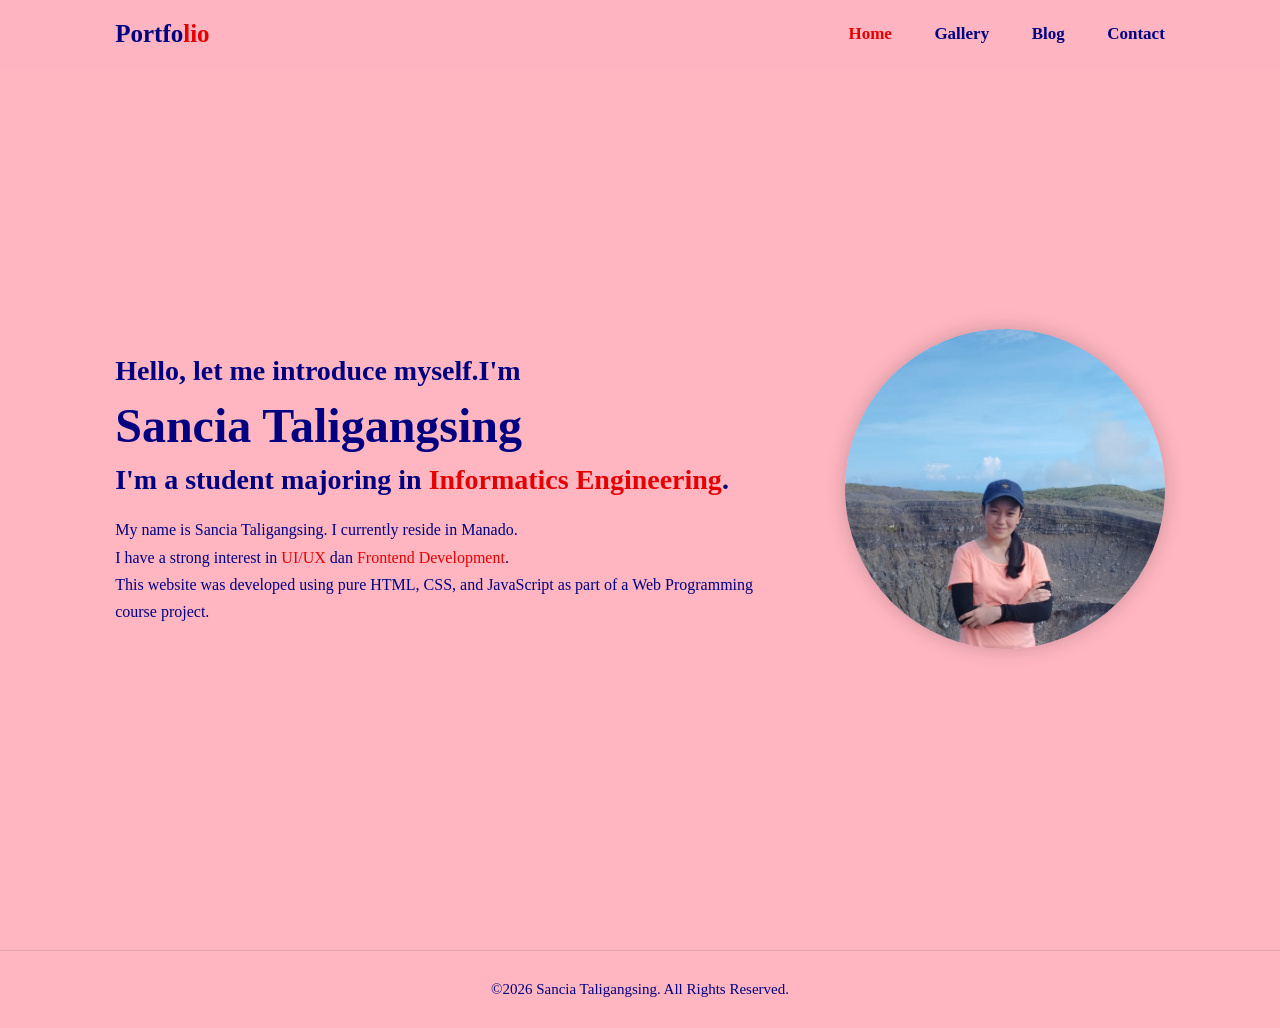
<file: index.html>
<!DOCTYPE html>
<html lang="id">
<head>
    <meta charset="UTF-8">
    <meta name="viewport" content="width=device-width, initial-scale=1.0">
    <title>Home - Personal Portfolio</title>
    <link rel="stylesheet" href="style.css">
</head>
<body>

    
    <header class="header">
        <a href="#" class="logo">Portfo<span>lio</span></a>
        
        <div id="menu-icon">&#9776;</div>
        
        <nav class="navbar">
            <a href="index.html" class="active">Home</a>
            <a href="gallery.html">Gallery</a>
            <a href="blog.html">Blog</a>
            <a href="contact.html">Contact</a>
        </nav>
    </header>

    
    <section class="home" id="home">
        <div class="home-content">
            <h3>Hello, let me introduce myself.I'm</h3>
            <h1 class="nama-karaoke">Sancia Taligangsing</h1>
            <h3>I'm a student majoring in <span>Informatics Engineering</span>.</h3>
            <p>My name is Sancia Taligangsing. I currently reside in Manado.<br/>
                I have a strong interest in <span>UI/UX</span> dan <span>Frontend Development</span>.<br/>
                This website was developed using pure HTML, CSS, and JavaScript as part of a Web Programming course project.</p>
        </div>

        <div class="home-img">
            <img src="foto sancia@.jpeg" alt="Foto Sancia">
        </div>
    </section>
    <footer class="footer">
        <p>&copy;2026 Sancia Taligangsing. All Rights Reserved.</p>
    </footer>
<script src="script.js"></script>
</body>
</html>
</file>
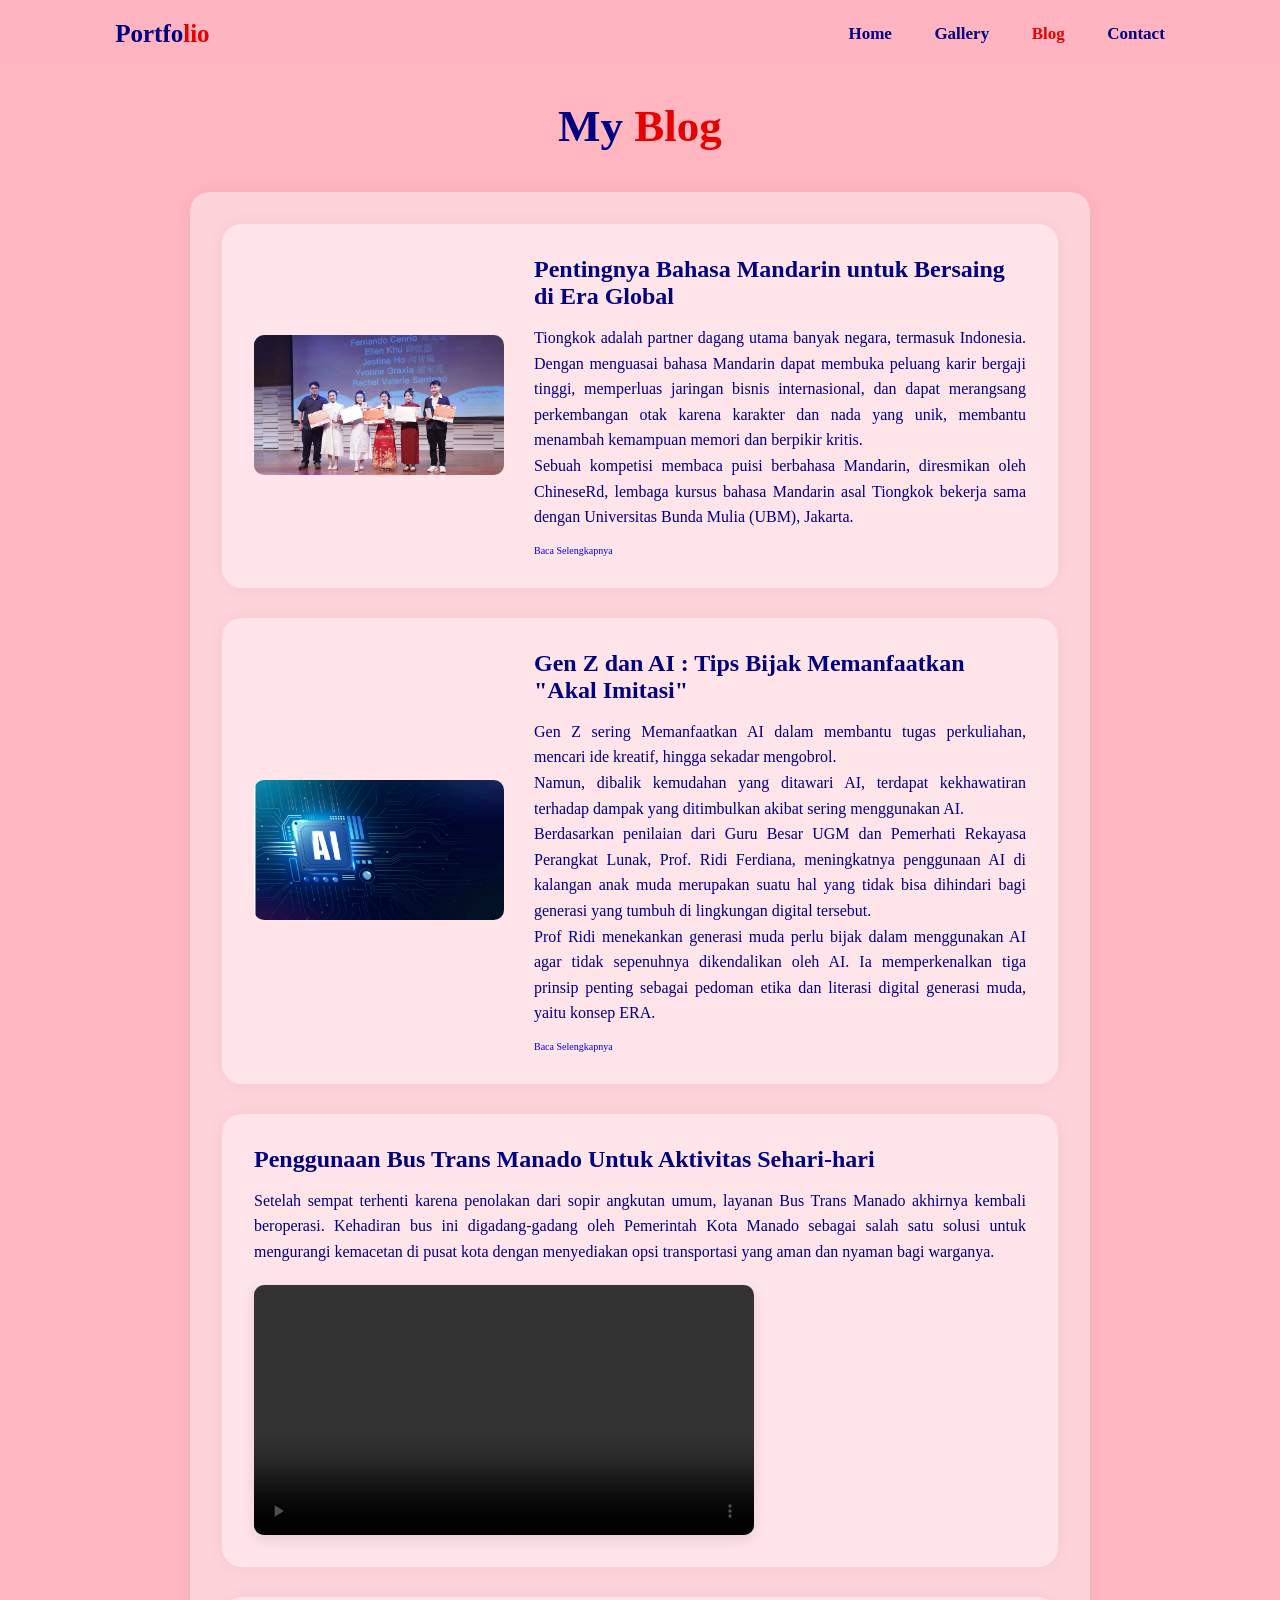
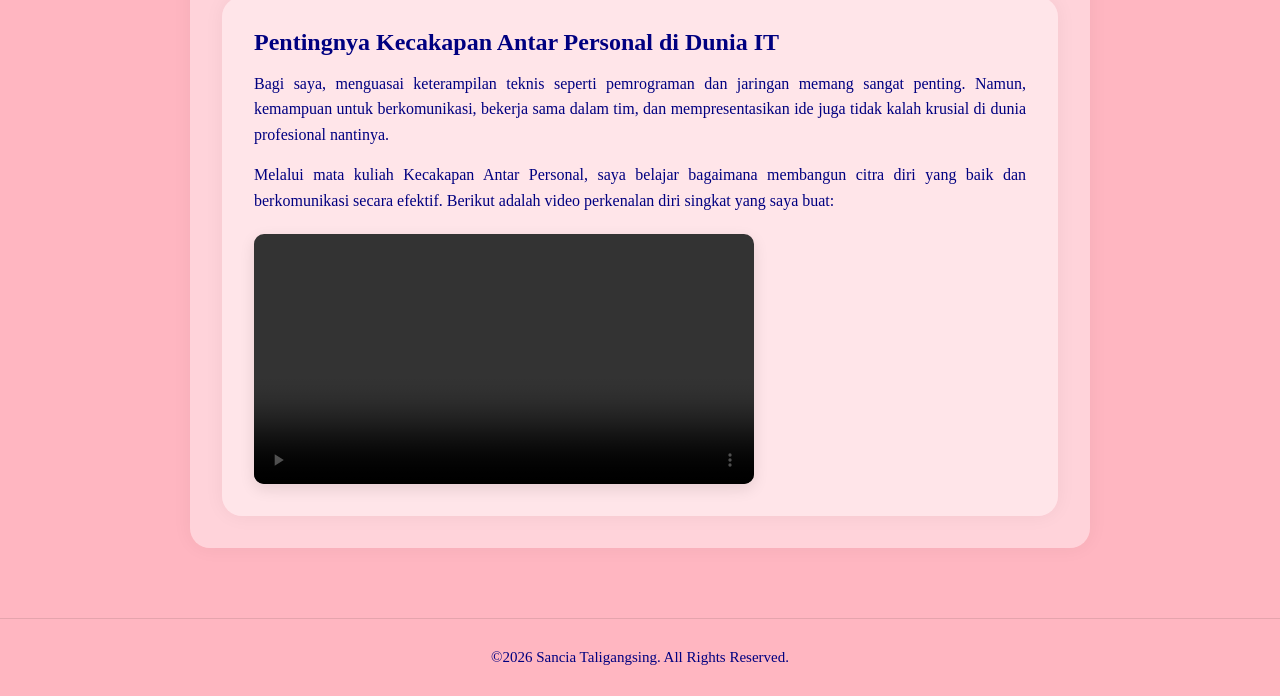
<file: blog.html>
<!DOCTYPE html>
<html lang="id">
<head>
    <meta charset="UTF-8">
    <meta name="viewport" content="width=device-width, initial-scale=1.0">
    <title>Blog - Personal Portfolio</title>
    <link rel="stylesheet" href="style.css">
</head>
<body>

   
    <header class="header">
        <a href="index.html" class="logo">Portfo<span>lio</span></a>
        <div id="menu-icon">&#9776;</div>
        <nav class="navbar">
            <a href="index.html">Home</a>
            <a href="gallery.html">Gallery</a>
            <a href="blog.html" class="active">Blog</a> 
            <a href="contact.html">Contact</a>
        </nav>
    </header>

    <!-- Bagian Blog -->
    <section class="blog" id="blog">
        <h2 class="heading">My <span>Blog</span></h2>

        <div class="blog-container">
            <!-- Artikel 1 -->
            <article class="blog-box">
                <div class="blog-container">
            <!-- Artikel 1: Bahasa Mandarin -->
            <article class="blog-box">
                <div class="blog-img">
                    <img src="Pemenang-Mandarin-Champion-2025.jpeg" alt="Ilustrasi Bahasa Mandarin">
                </div>
                <div class="blog-content">
                    <h3>Pentingnya Bahasa Mandarin untuk Bersaing di Era Global</h3>
                    <p>Tiongkok adalah partner dagang utama banyak negara, termasuk Indonesia. Dengan menguasai bahasa Mandarin dapat membuka peluang karir bergaji tinggi, memperluas jaringan bisnis internasional, dan dapat merangsang perkembangan otak karena karakter dan nada yang unik, membantu menambah kemampuan memori dan berpikir kritis.
                        <br>Sebuah kompetisi membaca puisi berbahasa Mandarin, diresmikan oleh ChineseRd, lembaga kursus bahasa Mandarin asal Tiongkok bekerja sama dengan Universitas Bunda Mulia (UBM), Jakarta.
                    </p>
                    
                    <!-- Tombol Link Eksternal -->
                    <a href="https://infobanknews.com/mandarin-champion-2025-tingkatkan-kualitas-sdm-agar-bisa-bersaing-secara-global" target="_blank" class="blog-btn">Baca Selengkapnya</a>
                </div>
            </article>

            <!-- Artikel 2: AI dan Gen Z -->
            <article class="blog-box">
                <div class="blog-img">
                    <img src="ai.png" alt="">
                </div>
                <div class="blog-content">
                    <h3>Gen Z dan AI : Tips Bijak Memanfaatkan "Akal Imitasi"</h3>
                    <p>Gen Z sering Memanfaatkan AI dalam membantu tugas perkuliahan, mencari ide kreatif, hingga sekadar mengobrol. <br>Namun, dibalik kemudahan yang ditawari AI, terdapat kekhawatiran terhadap dampak yang ditimbulkan akibat sering menggunakan AI.
                    <br>Berdasarkan penilaian dari Guru Besar UGM dan Pemerhati Rekayasa Perangkat Lunak, Prof. Ridi Ferdiana, meningkatnya penggunaan AI di kalangan anak muda merupakan suatu hal yang tidak bisa dihindari bagi generasi yang tumbuh di lingkungan digital tersebut.
                    <br>Prof Ridi menekankan generasi muda perlu bijak dalam menggunakan AI agar tidak sepenuhnya dikendalikan oleh AI. Ia memperkenalkan tiga prinsip penting sebagai pedoman etika dan literasi digital generasi muda, yaitu konsep ERA.</p>
                    <a href="https://ugm.ac.id/id/berita/generasi-z-dominasi-penggunaan-ai-pakar-ugm-sampaikan-tips-bijak-menggunakan-teknologi-akal-imitasi/" target="_blank" class="blog-btn">Baca Selengkapnya</a>
                </div>
            </article>
            <!-- Artikel 3 (dengan Video) -->
            <article class="blog-box">
                <div class="blog-content">
                    <h3>Penggunaan Bus Trans Manado Untuk Aktivitas Sehari-hari</h3>
                    <p>Setelah sempat terhenti karena penolakan dari sopir angkutan umum, layanan Bus Trans Manado akhirnya kembali beroperasi. Kehadiran bus ini digadang-gadang oleh Pemerintah Kota Manado sebagai salah satu solusi untuk mengurangi kemacetan di pusat kota dengan menyediakan opsi transportasi yang aman dan nyaman bagi warganya.</p>
                    <!-- Wrapper untuk Video agar responsif -->
                    <div class="video-container">
                        <video controls>
                            <source src="videoplayback.mp4" type="video/mp4">
                            Maaf, browser Anda tidak mendukung pemutaran video HTML5.
                        </video>
                    </div>
                </div>
            </article>
            <!-- Artikel 3 (dengan Video) -->
            <article class="blog-box">
                <div class="blog-content">
                    <h3>Pentingnya Kecakapan Antar Personal di Dunia IT</h3>
                    <p>Bagi saya, menguasai keterampilan teknis seperti pemrograman dan jaringan memang sangat penting. Namun, kemampuan untuk berkomunikasi, bekerja sama dalam tim, dan mempresentasikan ide juga tidak kalah krusial di dunia profesional nantinya.</p>
                    <p>Melalui mata kuliah Kecakapan Antar Personal, saya belajar bagaimana membangun citra diri yang baik dan berkomunikasi secara efektif. Berikut adalah video perkenalan diri singkat yang saya buat:</p>
                    
                    <!-- Wrapper untuk Video supaya responsif -->
                    <div class="video-container">
                        <video controls>
                            <source src="video-perkenalan-diri-sancia (1) (1) (1).mp4" type="video/mp4">
                            Maaf, browser Anda tidak mendukung pemutaran video HTML5.
                        </video>
                    </div>
                </div>
            </article>
            
        </div>
    </section>
    <footer class="footer">
        <p>&copy;2026 Sancia Taligangsing. All Rights Reserved.</p>
    </footer>
<script src="script.js"></script>
</body>
</html>
</file>
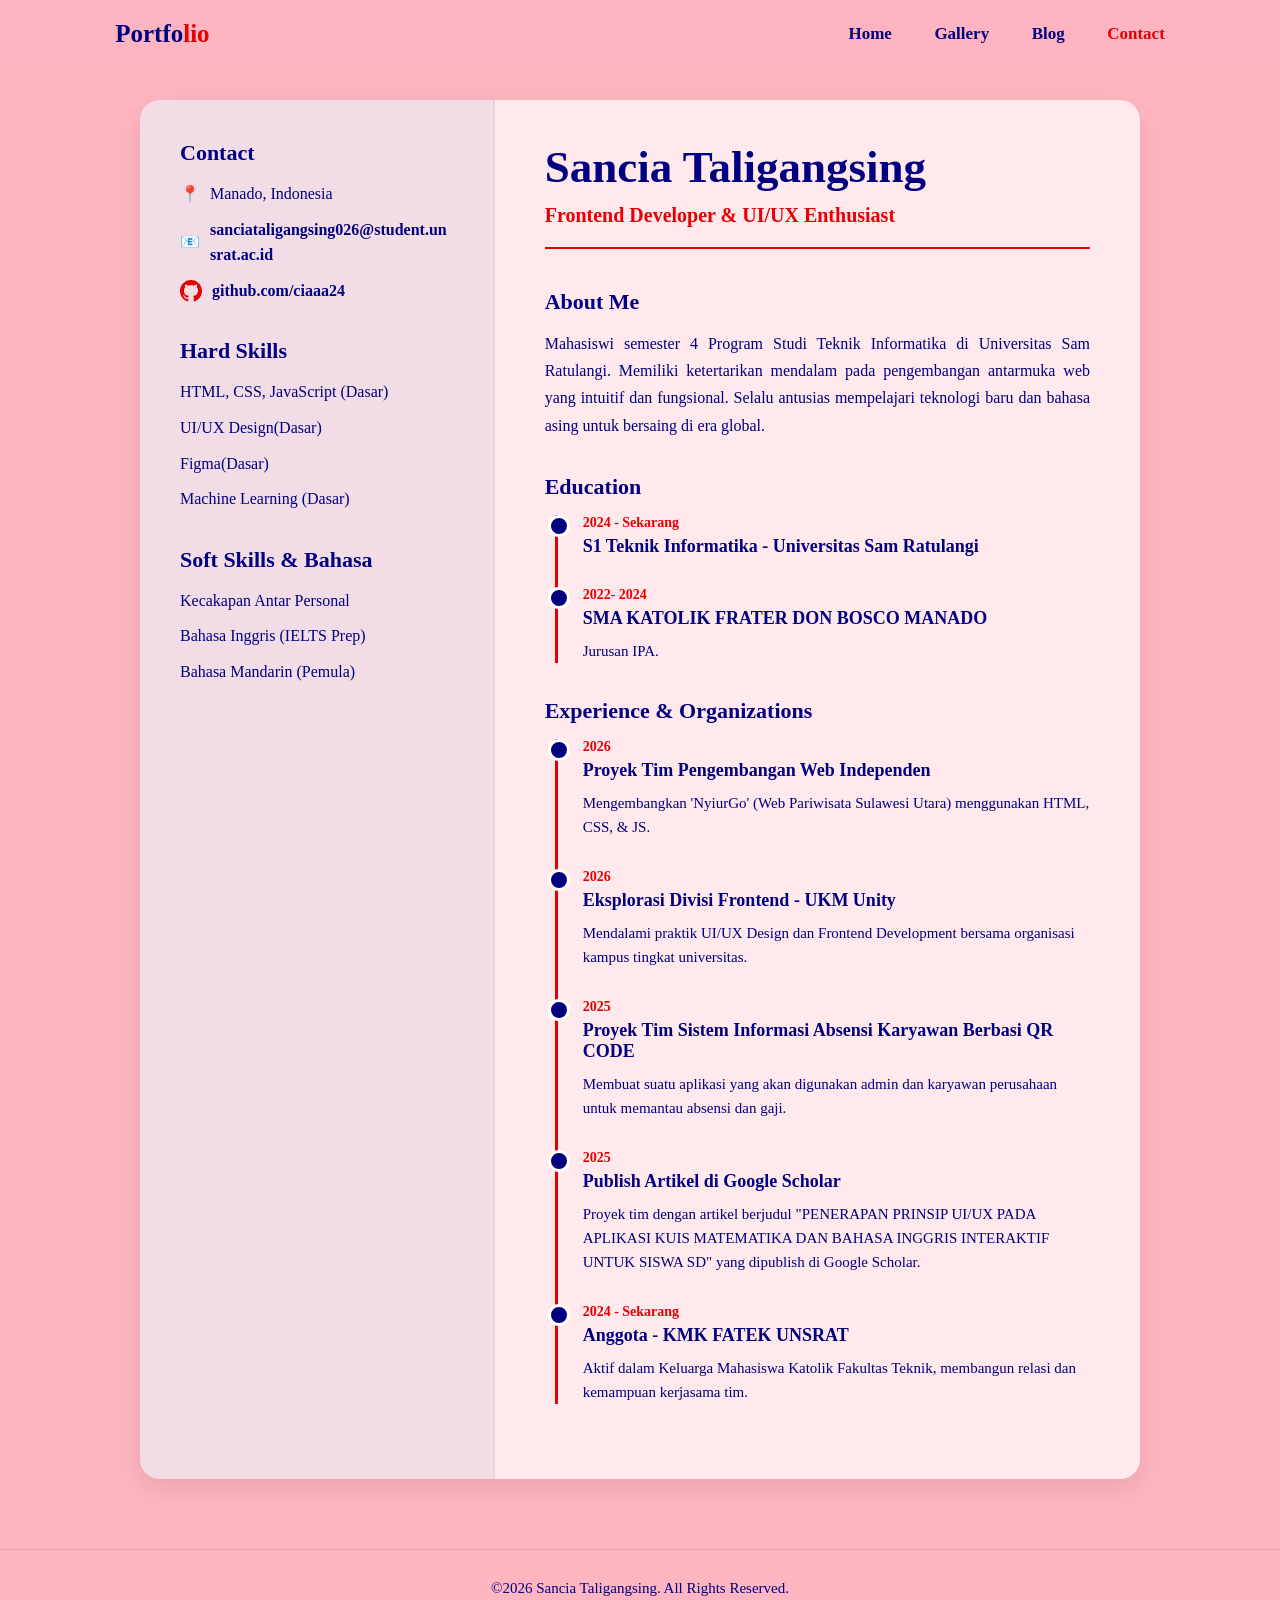
<file: contact.html>
<!DOCTYPE html>
<html lang="id">
<head>
    <meta charset="UTF-8">
    <meta name="viewport" content="width=device-width, initial-scale=1.0">
    <title>Contact - Personal Portfolio</title>
    <link rel="stylesheet" href="style.css">
<body>

    
    <header class="header">
        <a href="index.html" class="logo">Portfo<span>lio</span></a>
        <div id="menu-icon">&#9776;</div>
        <nav class="navbar">
            <a href="index.html">Home</a>
            <a href="gallery.html">Gallery</a>
            <a href="blog.html">Blog</a>
            <a href="contact.html" class="active">Contact</a> <!-- Active di sini -->
        </nav>
    </header>

   <section class="contact" id="contact">
    <div class="cv-container">
        
        <div class="cv-left">
          
            
          <div class="cv-section">
    <h3 class="cv-title">Contact</h3>
    <ul class="cv-list">
        <li><span>📍</span> Manado, Indonesia</li>
        
        <li>
            <span>📧</span> 
            <a href="mailto:sanciataligangsing026@student.unsrat.ac.id" class="contact-link">sanciataligangsing026@student.unsrat.ac.id</a>
        </li>
        <li>
           <span class="svg-icon">
                <svg xmlns="http://www.w3.org/2000/svg" width="22" height="22" viewBox="0 0 24 24" fill="currentColor">
                    <path d="M12 0c-6.626 0-12 5.373-12 12 0 5.302 3.438 9.8 8.207 11.387.599.111.793-.261.793-.577v-2.234c-3.338.726-4.033-1.416-4.033-1.416-.546-1.387-1.333-1.756-1.333-1.756-1.089-.745.083-.729.083-.729 1.205.084 1.839 1.237 1.839 1.237 1.07 1.834 2.807 1.304 3.492.997.107-.775.418-1.305.762-1.604-2.665-.305-5.467-1.334-5.467-5.931 0-1.311.469-2.381 1.236-3.221-.124-.303-.535-1.524.117-3.176 0 0 1.008-.322 3.301 1.23.957-.266 1.983-.399 3.003-.404 1.02.005 2.047.138 3.006.404 2.291-1.552 3.297-1.23 3.297-1.23.653 1.653.242 2.874.118 3.176.77.84 1.235 1.911 1.235 3.221 0 4.609-2.807 5.624-5.479 5.921.43.372.823 1.102.823 2.222v3.293c0 .319.192.694.801.576 4.765-1.589 8.199-6.086 8.199-11.386 0-6.627-5.373-12-12-12z"/>
                </svg>
            </span>
            <a href="https://github.com/ciaaa24" target="_blank" class="contact-link">github.com/ciaaa24</a>
        </li>
    </ul>
</div>

            <div class="cv-section">
                <h3 class="cv-title">Hard Skills</h3>
                <ul class="cv-list">
                    <li>HTML, CSS, JavaScript (Dasar)</li>
                    <li>UI/UX Design(Dasar)</li>
                    <li>Figma(Dasar)</li>
                    <li>Machine Learning (Dasar)</li>
                </ul>
            </div>

            <div class="cv-section">
                <h3 class="cv-title">Soft Skills & Bahasa</h3>
                <ul class="cv-list">
                    <li>Kecakapan Antar Personal</li>
                    <li>Bahasa Inggris (IELTS Prep)</li>
                    <li>Bahasa Mandarin (Pemula)</li>
                </ul>
            </div>
        </div>

        <div class="cv-right">
            <div class="cv-header">
                <h1>Sancia Taligangsing</h1>
                <h2>Frontend Developer & UI/UX Enthusiast</h2>
            </div>

            <div class="cv-section">
                <h3 class="cv-title">About Me</h3>
                <p class="cv-desc">
                    Mahasiswi semester 4 Program Studi Teknik Informatika di Universitas Sam Ratulangi. Memiliki ketertarikan mendalam pada pengembangan antarmuka web yang intuitif dan fungsional. Selalu antusias mempelajari teknologi baru dan bahasa asing untuk bersaing di era global.
                </p>
            </div>

            <div class="cv-section">
                <h3 class="cv-title">Education</h3>
                <div class="timeline">
                    <div class="timeline-item">
                        <h4>2024 - Sekarang</h4>
                        <h5>S1 Teknik Informatika - Universitas Sam Ratulangi</h5>
                    </div>
                    <div class="timeline-item">
                <h4>2022- 2024</h4>
                <h5>SMA KATOLIK FRATER DON BOSCO MANADO</h5>
                <p>Jurusan IPA.</p>
        </div> 
                </div>
            </div>

            <div class="cv-section">
                <h3 class="cv-title">Experience & Organizations</h3>
                <div class="timeline">
                    <div class="timeline-item">
                        <h4>2026</h4>
                        <h5>Proyek Tim Pengembangan Web Independen</h5>
                        <p>Mengembangkan 'NyiurGo' (Web Pariwisata Sulawesi Utara) menggunakan HTML, CSS, & JS.</p>
                    </div>
                    <div class="timeline-item">
                       <h4>2026</h4>
                        <h5>Eksplorasi Divisi Frontend - UKM Unity</h5>
                        <p>Mendalami praktik UI/UX Design dan Frontend Development bersama organisasi kampus tingkat universitas.</p>
                    </div>
                    <div class="timeline-item">
                        <h4>2025</h4>
                        <h5>Proyek Tim Sistem Informasi Absensi Karyawan Berbasi QR CODE</h5>
                        <p>Membuat suatu aplikasi yang akan digunakan admin dan karyawan perusahaan untuk memantau absensi dan gaji.</p>
                    </div>
                     <div class="timeline-item">
                         <h4>2025</h4>
                        <h5>Publish Artikel di Google Scholar</h5>
                        <p>Proyek tim dengan artikel berjudul "PENERAPAN PRINSIP UI/UX PADA APLIKASI KUIS MATEMATIKA DAN BAHASA INGGRIS INTERAKTIF UNTUK SISWA SD" yang dipublish di Google Scholar.</p>
                    </div>
                     <div class="timeline-item">
                         <h4>2024 - Sekarang</h4>
                        <h5>Anggota - KMK FATEK UNSRAT</h5>
                        <p>Aktif dalam Keluarga Mahasiswa Katolik Fakultas Teknik, membangun relasi dan kemampuan kerjasama tim.</p>
                    </div>
                </div>
            </div>
        </div>
        
    </div>
</section>
</section>
    <footer class="footer">
        <p>&copy;2026 Sancia Taligangsing. All Rights Reserved.</p>
    </footer>
<script src="script.js"></script>
</body>
</html>
</file>
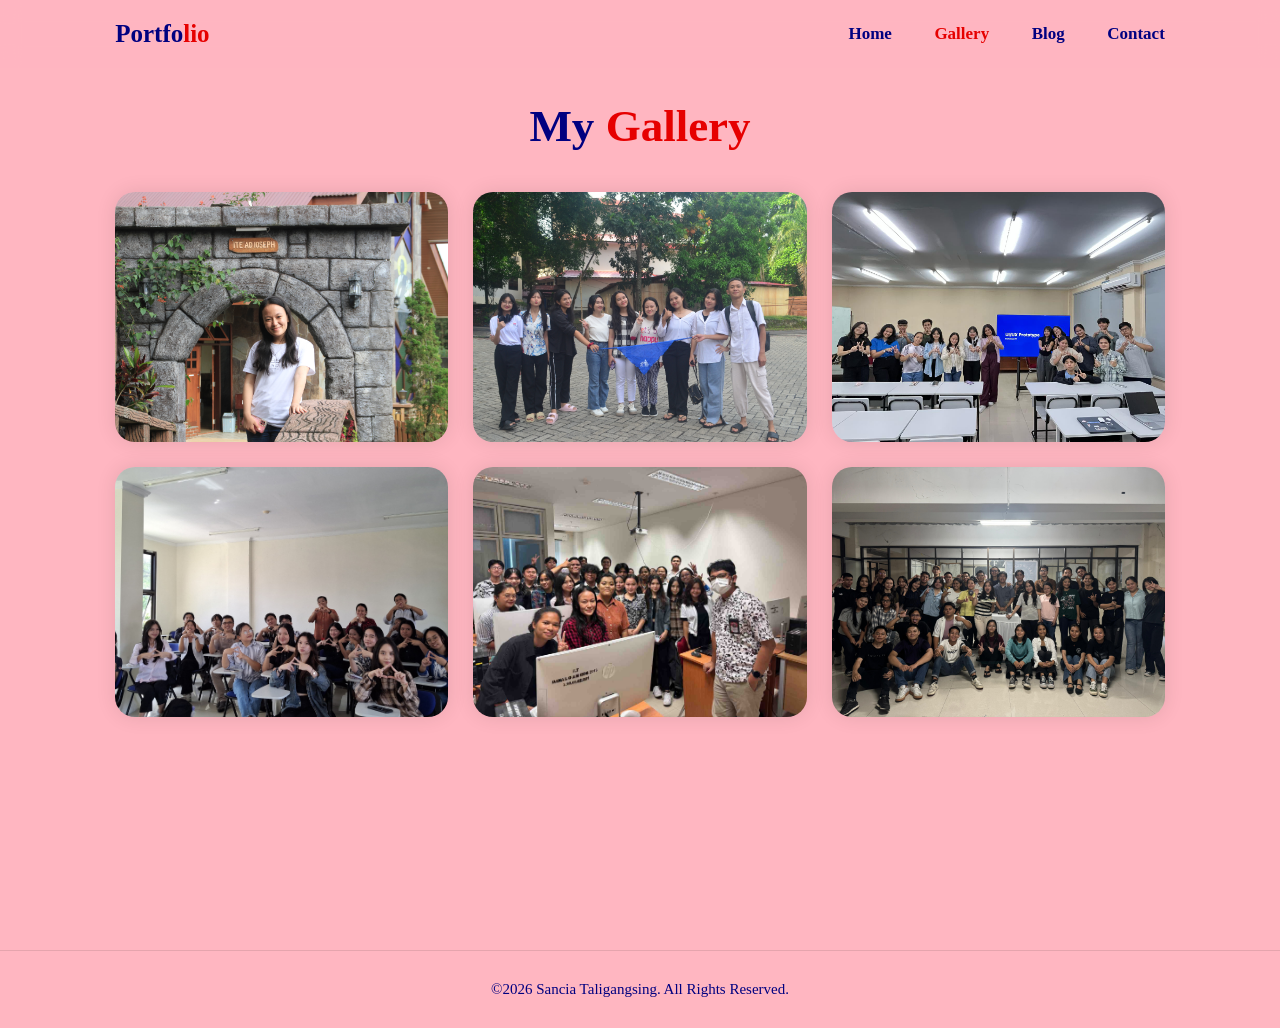
<file: gallery.html>
<!DOCTYPE html>
<html lang="id">
<head>
    <meta charset="UTF-8">
    <meta name="viewport" content="width=device-width, initial-scale=1.0">
    <title>Gallery - Personal Portfolio</title>
    <link rel="stylesheet" href="style.css">
<body>

  
    <header class="header">
        <a href="index.html" class="logo">Portfo<span>lio</span></a>
        
        <div id="menu-icon">&#9776;</div>
        
        <nav class="navbar">
            <a href="index.html">Home</a>
            <a href="gallery.html" class="active">Gallery</a> <!-- Class active pindah ke sini -->
            <a href="blog.html">Blog</a>
            <a href="contact.html">Contact</a>
        </nav>
    </header>

    <!-- Bagian Gallery -->
    <section class="gallery" id="gallery">
        <h2 class="heading">My <span>Gallery</span></h2>

        <div class="gallery-container">
            <!-- Foto 1 -->
             <div class="gallery-item">
                <img src="foto sancia.JPG" alt="Kegiatan KMK">
                <div class="gallery-layer">
                    <h4>Foto Pribadi</h4>
                    <p>Foto di Seminari Agustinianum Tomohon</p>
                </div>
            </div>
            
            <div class="gallery-item">
                <img src="Panitia Follow Up Rekoleksi Keluarga Mahasiswa Katolik FATEK 2024.JPG" alt="Kegiatan KMK">
                <div class="gallery-layer">
                    <h4>Kegiatan Kampus</h4>
                    <p>Organisasi Keluarga Mahasiswa Katolik (KMK) FATEK UNSRAT</p>
                </div>
            </div>

            <!-- Foto 2 -->
            <div class="gallery-item">
                <img src="Eksplorasi UI UX dengan mengikuti UKM unity.jpeg">
                <div class="gallery-layer">
                    <h4>Eksplorasi UI/UX</h4>
                    <p>Mengikuti kegiatan UKM Unity</p>
                </div>
            </div>

            <!-- Foto 3 -->
            <div class="gallery-item">
                <img src="foto di kelas bersama dosen pengampu mata kuliah.jpg" alt="kelas Pengantar Teknik Informatika">
                <div class="gallery-layer">
                    <h4>Foto bersama dosen Pengampu Mata Kuliah <br>Pengantar Teknik Informatika di kelas </h4>
                    <p>Perkuliahan</p>
                </div>
            </div>
            <!-- Foto 4-->
             <div class="gallery-item">
                <img src="english class.jpeg" alt="">
                <div class="gallery-layer">
                    <h4>Foto bersama dosen Pengampu Mata Kuliah <br>Pengantar Teknik Informatika di kelas </h4>
                    <p>Perkuliahan</p>
                </div>
             </div>
             <!-- Foto 5-->
             <div class="gallery-item">
                <img src="foto after ibadah.jpeg" alt="">
                <div class="gallery-layer">
                    <h4>Foto bersama KMK FATEK </h4>
                    <p>Setelah ibadah bersama</p>
                </div>
             </div>
        </div>
    </section>
    <footer class="footer">
        <p>&copy;2026 Sancia Taligangsing. All Rights Reserved.</p>
    </footer>
<script src="script.js"></script>
</body>
</html>
</file>
<file: style.css>
:root {
    --bg-color: #ffb6c1; 
    --text-color: #000080; 
    --accent-color: #e60000; 
}

* {
    margin: 0;
    padding: 0;
    box-sizing: border-box;
    text-decoration: none;
    border: none;
    outline: none;
    scroll-behavior: smooth;
    font-family: 'Georgia',serif;
}

html {
    font-size: 62.5%;
    overflow-x: hidden;
}

body {
    background-color: var(--bg-color);
    color: var(--text-color);
}

section {
    min-height: 100vh;
    padding: 10rem 9% 2rem;
}


.header {
    position: fixed; 
    top: 0;
    left: 0;
    width: 100%;
    padding: 2rem 9%; 
    display: flex;
    justify-content: space-between;
    align-items: center;
    z-index: 100;
    background: rgba(255, 182, 193, 0.8); 
    backdrop-filter: blur(10px);
}

.logo {
    font-size: 2.5rem;
    color: var(--text-color);
    font-weight: 800;
}

.logo span {
    color: var(--accent-color);
}

.navbar a {
    font-size: 1.7rem; 
    margin-left: 4rem;
    font-weight: 700;
    color: var(--text-color);
    transition: 0.3s; 
}

.navbar a:hover,
.navbar a.active {
    color: var(--accent-color);
}

#menu-icon {
    font-size: 3.6rem; 
    color: var(--text-color);
    display: none;
}


.home {
    display: flex;
    justify-content: space-between; 
    align-items: center;
    gap: 5rem;
}

.home-content h3 {
    font-size: 2.8rem; 
    font-weight: 700;
}

.home-content h3:nth-of-type(2) {
    margin-bottom: 2rem;
}

span {
    color: var(--accent-color);
}

.home-content h1 {
    font-size: 4.8rem;
    font-weight: 700;
    line-height: 1.2;
    margin: 1rem 0;
}

.home-content h2 {
    font-size: 2.8rem; 
    font-weight: 700;
    line-height: 1.3;
}

.home-content p {
    font-size: 1.6rem;
    margin-top: 2rem;
    line-height: 1.7;
}


.home-img img {
    width: 25vw;
    aspect-ratio: 1/1;
    object-fit: cover;
    border-radius: 50%; 
    box-shadow: 0 0 2rem rgba(0, 0, 0, 0.2); 
    animation: floatImage 4s ease-in-out infinite;
}


@keyframes floatImage {
    0% { transform: translateY(0); }
    50% { transform: translateY(-2.4rem); }
    100% { transform: translateY(0); }
}


.heading {
    text-align: center;
    font-size: 4.5rem;
    margin-bottom: 4rem; /* Memberi jarak antara judul dan foto */
}

/* Menggunakan CSS Grid  */
.gallery-container {
    display: grid;
    grid-template-columns: repeat(auto-fit, minmax(300px, 1fr));
    gap: 2.5rem;
    align-items: center;
}

.gallery-item {
    position: relative;
    border-radius: 2rem;
    box-shadow: 0 0 2rem rgba(0, 0, 0, 0.1);
    overflow: hidden;
    display: flex;
    aspect-ratio: 4 / 3;
}

.gallery-item img {
    width: 100%;
    height: 100%;
    object-fit: cover;
    transition: 0.5s ease;
    cursor: pointer;
}


.gallery-item:hover img {
    transform: scale(1.1);
}


.gallery-layer {
    position: absolute;
    bottom: 0;
    left: 0;
    width: 100%;
    height: 100%;
    background: linear-gradient(rgba(0, 0, 0, 0.1), var(--accent-color));
    color: #fff;
    display: flex;
    flex-direction: column;
    justify-content: center;
    align-items: center;
    text-align: center;
    padding: 0 4rem;
    transform: translateY(100%); /* Menyembunyikan layer ke bawah */
    transition: 0.5s ease;
    pointer-events: none;
}

/* Memunculkan layer saat gambar disorot mouse */
.gallery-item:hover .gallery-layer {
    transform: translateY(0);
}

.gallery-layer h4 {
    font-size: 2.5rem;
    margin-bottom: 1rem;
}

.gallery-layer p {
    font-size: 1.4rem;
    line-height: 1.5;
}

/* Mengatur tata letak kartu blog menggunakan Grid */
.blog-container {
   display: grid;
    grid-template-columns: 1fr; 
    gap: 3rem;
    max-width: 90rem; 
    margin: 0 auto; 
}


.blog-box {
    background: rgba(255, 255, 255, 0.4); 
    border-radius: 2rem;
    box-shadow: 0 0 2rem rgba(0, 0, 0, 0.05);
    padding: 3rem;
    transition: 0.4s ease;
    border: 2px solid transparent;
    
    display: flex;
    flex-direction: row; 
    align-items: center; 
    gap: 3rem;
}
.blog-img {
    flex: 1; 
    min-width: 25rem; 
    max-width: 45rem; 
}


.blog-img img {
    width: 100%;
    height: 100%;
    object-fit: cover; 
    border-radius: 1rem;
    aspect-ratio: 16 / 9; 
}


.blog-content {
    flex: 2; 
}

.blog-box:hover {
    border-color: var(--accent-color);
    transform: translateY(-10px); 
    box-shadow: 0 1rem 3rem rgba(0, 0, 0, 0.1);
}
.blog-content h3 {
    font-size: 2.4rem;
    margin-bottom: 1.5rem;
    color: var(--text-color);
}

.blog-content p {
    font-size: 1.6rem;
    margin-bottom: 1.5rem;
    line-height: 1.6;
    text-align: justify;
}


.video-container {
    margin-top: 2rem;
    border-radius: 1rem;
    overflow: hidden; 
    box-shadow: 0 0.5rem 1.5rem rgba(0, 0, 0, 0.1);
    max-width: 50rem;
}

.video-container video {
    width: 100%; 
    height: auto;
    display: block; 
}



.contact {
    display: flex;
    flex-direction: column;
    align-items: center;
}

.contact-container {
    display: flex;
    flex-wrap: wrap;
    justify-content: center;
    gap: 3rem;
    width: 100%;
    max-width: 60rem;
    margin: 0 auto;
}


.contact-box {
    background: rgba(255, 255, 255, 0.4);
    border-radius: 2rem;
    box-shadow: 0 0 2rem rgba(0, 0, 0, 0.05);
    padding: 5rem 3rem;
    text-align: center;
    border: 2px solid transparent;
    transition: 0.4s ease;
    width: 100%;
    flex: 1;
    min-width: 320px;
}

.contact-box:hover {
    border-color: var(--accent-color);
    transform: scale(1.02); /* Sedikit membesar saat di-hover */
    box-shadow: 0 1rem 3rem rgba(0, 0, 0, 0.1);
}

.contact-icon {
    font-size: 6rem;
    color: var(--accent-color);
    margin-bottom: 2rem;
    align-self: center;
}

.contact-box h3 {
    font-size: 3rem;
    color: var(--text-color);
    margin-bottom: 1.5rem;
}

.contact-box p {
    font-size: 1.6rem;
    margin-bottom: 3.5rem;
    line-height: 1.6;
}

.contact-card p {
    font-size: 1.7rem;
    margin-bottom: 3.5rem;
    line-height: 1.7;
    align-self: center;
}

/* Gaya untuk Tombol Email */
.btn {
    display: inline-block;
    padding: 1.2rem 2.8rem;
    background: var(--text-color); 
    color: #fff;
    border-radius: 4rem;
    font-size: 1.6rem;
    font-weight: 700;
    letter-spacing: 0.1rem;
    transition: 0.3s ease;
    box-shadow: 0 0.5rem 1rem rgba(0, 0, 0, 0.1);
    align-self: center;
}

.btn:hover {
    background: var(--accent-color); 
    transform: translateY(-5px);
    box-shadow: 0 1rem 2rem rgba(0, 0, 0, 0.2);
    color: #fff;
}



#lightbox {
    position: fixed;
    z-index: 1000;
    top: 0;
    left: 0;
    width: 100%;
    height: 100%;
    background-color: rgba(0, 0, 0, 0.8); 
    display: none;
    justify-content: center;
    align-items: center;
}


#lightbox.active {
    display: flex; 
}

#lightbox img {
    max-width: 90%;
    max-height: 90%;
    border-radius: 1rem;
    box-shadow: 0 0 3rem rgba(0, 0, 0, 0.5);
    animation: zoomIn 0.3s ease; /* Efek pop-up */
}

@keyframes zoomIn {
    from { transform: scale(0.8); opacity: 0; }
    to { transform: scale(1); opacity: 1; }
}

.cv-container {
    display: flex;
    max-width: 100rem;
    background: rgba(255, 255, 255, 0.7);
    border-radius: 2rem;
    box-shadow: 0 1rem 3rem rgba(0, 0, 0, 0.1);
    overflow: hidden; /* Menjaga sudut tetap melengkung */
    margin: 0 auto;
}


.cv-left {
    flex: 1;
    background: rgba(0, 0, 128, 0.05); 
    padding: 4rem;
    border-right: 2px solid rgba(0, 0, 0, 0.05);
}

.cv-profile-img {
    width: 20rem;
    height: 20rem;
    border-radius: 50%;
    object-fit: cover;
    margin: 0 auto 3rem;
    display: block;
    border: 5px solid var(--text-color);
}


.cv-right {
    flex: 2;
    padding: 4rem 5rem;
}

.cv-header {
    margin-bottom: 4rem;
    border-bottom: 2px solid var(--accent-color);
    padding-bottom: 2rem;
}

.cv-header h1 {
    font-size: 4.5rem;
    color: var(--text-color);
    line-height: 1.2;
}

.cv-header h2 {
    font-size: 2rem;
    color: var(--accent-color);
    font-weight: 600;
    margin-top: 1rem;
}

/* --- KOMPONEN UMUM CV --- */
.cv-section {
    margin-bottom: 3.5rem;
}

.cv-title {
    font-size: 2.2rem;
    color: var(--text-color);
    margin-bottom: 1.5rem;
    font-weight: 800;
}

.cv-list {
    list-style: none;
    .svg-icon {
    display: flex;
    align-items: center;
    color: var(--accent-color);
}
}

.cv-list li {
    font-size: 1.6rem;
    margin-bottom: 1rem;
    line-height: 1.6;
    display: flex;
    align-items: center;
    gap: 1rem;
}
.cv-list li span {
    flex-shrink: 0;
}

.cv-desc {
    font-size: 1.6rem;
    line-height: 1.7;
    text-align: justify;
}


.timeline {
    border-left: 3px solid var(--accent-color); /* Garis vertikal */
    padding-left: 2.5rem;
    margin-left: 1rem;
}

.timeline-item {
    position: relative;
    margin-bottom: 3rem;
}


.timeline-item::before {
    content: '';
    position: absolute;
    left: -3.45rem; /* Menarik bulatan ke garis */
    top: 0;
    width: 1.6rem;
    height: 1.6rem;
    border-radius: 50%;
    background: var(--text-color);
    border: 3px solid #fff;
}

.timeline-item h4 {
    font-size: 1.4rem;
    color: var(--accent-color);
    margin-bottom: 0.5rem;
}

.timeline-item h5 {
    font-size: 1.8rem;
    color: var(--text-color);
    margin-bottom: 1rem;
}

.timeline-item p {
    font-size: 1.5rem;
    line-height: 1.6;
}

/* Responsive Design (Tampilan HP) */
@media (max-width: 768px) {
    #menu-icon {
        display: block; /* Munculkan icon hamburger jika layar kecil */
        cursor: pointer;
    }

    .navbar {
        position: absolute;
        top: 100%;
        left: 0;
        width: 100%;
        padding: 1rem 3rem;
        background: var(--bg-color); /* Warna pink */
        box-shadow: 0 0.5rem 1rem rgba(0, 0, 0, 0.1);
        display: none; /* Sembunyikan menu menyamping */
        flex-direction: column;
    }

   
    .navbar.active {
        display: flex; 
    }

    .navbar a {
        display: block;
        font-size: 2rem;
        margin: 2rem 0;
        text-align: center;
        margin-left: 0; /* Reset margin */
    }

    .blog-box {
        flex-direction: column;
        width: 90%;
        margin: 0 auto;
        padding:3rem 2rem;
        text-align: center;
    }
    .blog-img {
        min-width: unset;
        max-width: 100%;
        width: 100%;
    }
    .blog-content h3 {
        font-size: 2.5rem; 
        text-align: center;
    }
    .home {
        flex-direction: column-reverse; /* Mengubah urutan: Foto di atas, Teks di bawah */
        justify-content: center;
        text-align: center;
        gap: 3rem; /* Memberi jarak antara foto dan teks */
        padding-top: 10rem; /* Memberi jarak dari menu atas agar tidak tertutup */
    }

   
    .home-content h3 {
        font-size: 2.2rem;
    }
    
    .home-content h1 {
        font-size: 4rem; /* Menyesuaikan ukuran teks agar tidak kepanjangan di HP */
    }

    .home-content p {
        padding-right: 0; 
        margin: 0 auto;
    }

   
    .home-img img {
        width: 60vw; /* Memperbesar foto dari 25% menjadi 60% dari lebar layar HP */
        margin-top: 2rem;
    }
    .contact-container {
        gap: 2rem; 
        padding: 0 2rem;
    }

    .info-card, .contact-card {
        padding: 3rem 2rem; /* Padding lebih kecil agar tidak sempit */
    }
  
    .cv-container {
        flex-direction: column;
        width: 90%;
        margin: 0 auto;
    }

    .cv-left {
        border-right: none;
        border-bottom: 2px solid rgba(0, 0, 0, 0.05);
        padding: 3rem 2rem;
    }

    .cv-right {
        padding: 3rem 1.5rem;
    }
    .timeline {
        margin-left: 2rem;
        padding-left: 1.5rem;
    }

   
    .timeline-item::before {
        left: -2.45rem; 
    }

    .cv-header h1 {
        font-size: 3.5rem;
    }
}

.footer {
    text-align: center;
    padding: 3rem 2rem;
    margin-top: 5rem;
    font-size: 1.5rem;
    color: var(--text-color);
    border-top: 1px solid rgba(0, 0, 0, 0.1);
    width: 100%;
}


.nama-karaoke {
    
    background: linear-gradient(to right, red 50%, navy 50%);
    background-size: 200% 100%;
    background-position: 100% 0;
    -webkit-background-clip: text;
    background-clip: text;
    -webkit-text-fill-color: transparent;
    color: transparent;
    
    animation: isiKaraoke 4s linear infinite;
}


@keyframes isiKaraoke {
    0% { 
        background-position: 100% 0; 
    }
    50% { 
        background-position: 0% 0;   
    }
    100% { 
        background-position: 100% 0; 
    }
}

.info-box {
    flex: 1;
    min-width: 320px;
    background: rgba(255, 255, 255, 0.4);
    border-radius: 2rem;
    padding: 4rem;
    text-align: left; /* Teks rata kiri agar mudah dibaca */
    box-shadow: 0 0 2rem rgba(0, 0, 0, 0.05);
}

.info-box h3 {
    font-size: 2.5rem;
    margin-bottom: 2rem;
    color: var(--text-color);
}

.info-box ul {
    list-style: none;
}

.info-box ul li {
    font-size: 1.6rem;
    margin-bottom: 1.5rem;
    line-height: 1.6;
}

.info-box ul li strong {
    color: var(--accent-color);
}

.info-card, .contact-card {
    flex: 1;
    min-width: 320px;
    background: rgba(255, 255, 255, 0.4);
    border-radius: 2rem;
    padding: 4rem;
    box-shadow: 0 1rem 3rem rgba(0, 0, 0, 0.05); 
    border: 2px solid transparent;
    transition: 0.4s ease; /* Transisi halus saat hover */
    display: flex;
    flex-direction: column;
    text-align: center; /* Teks default di tengah */
}

.info-card:hover, .contact-card:hover {
    border-color: var(--accent-color); /* Memberi garis batas warna merah */
    transform: translateY(-5px); /* Kartu sedikit naik */
    box-shadow: 0 1.5rem 4rem rgba(0, 0, 0, 0.1);
}

.info-card {
    text-align: left; 
    align-items: flex-start;
}

.info-card h3 {
    font-size: 2.8rem;
    margin-bottom: 2.5rem;
    color: var(--text-color);
}

.info-list {
    list-style: none;
    width: 100%;
}

.info-list li {
    font-size: 1.7rem;
    margin-bottom: 1.8rem;
    line-height: 1.7;
    display: flex;
    align-items: flex-start;
    gap: 1rem; /* Jarak simbol dan teks */
}

.info-list li span {
    font-size: 2rem;
    color: var(--accent-color); /* Ikon berwarna merah */
}

.info-list li strong {
    color: var(--accent-color);
}

.contact-link {
    color: var(--text-color); 
    text-decoration: none; 
    font-weight: 600;
    transition: 0.3s ease;
    word-break: break-all;
    overflow-wrap: anywhere;
}

.contact-link:hover {
    color: var(--accent-color); 
    text-decoration: underline; 
}
</file>
